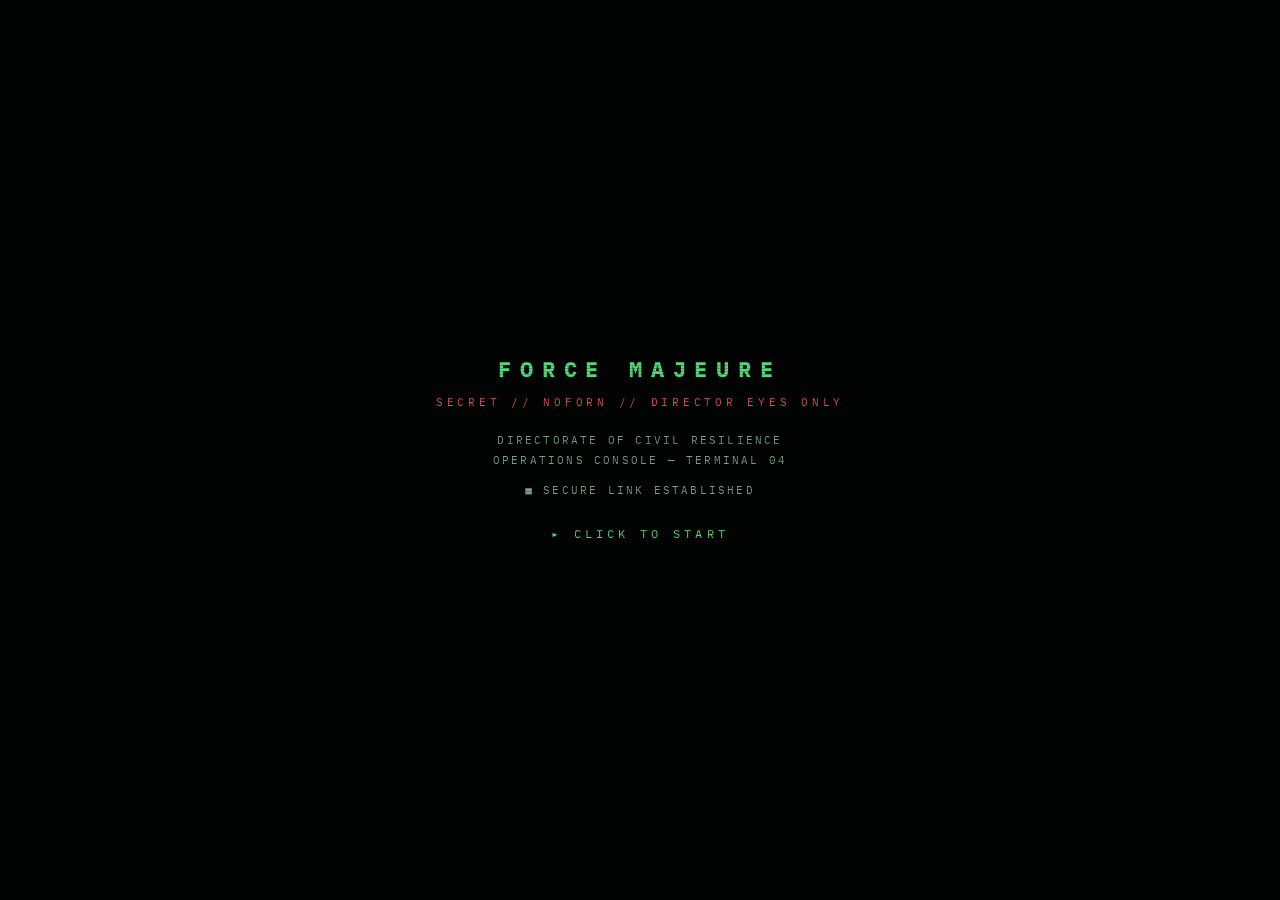
<file: index.html>
<!doctype html>
<html lang="en">
<head>
  <meta charset="utf-8">
  <meta name="viewport" content="width=device-width, initial-scale=1">
  <meta http-equiv="refresh" content="0;url=prototype/web/console.html">
  <title>Force Majeure — Play</title>
  <meta name="description" content="Play Force Majeure: a dark strategy game of weather, harvests, markets and deniable consequences.">
</head>
<body><p><a href="prototype/web/console.html">Play the latest Force Majeure</a></p></body>
</html>
</file>
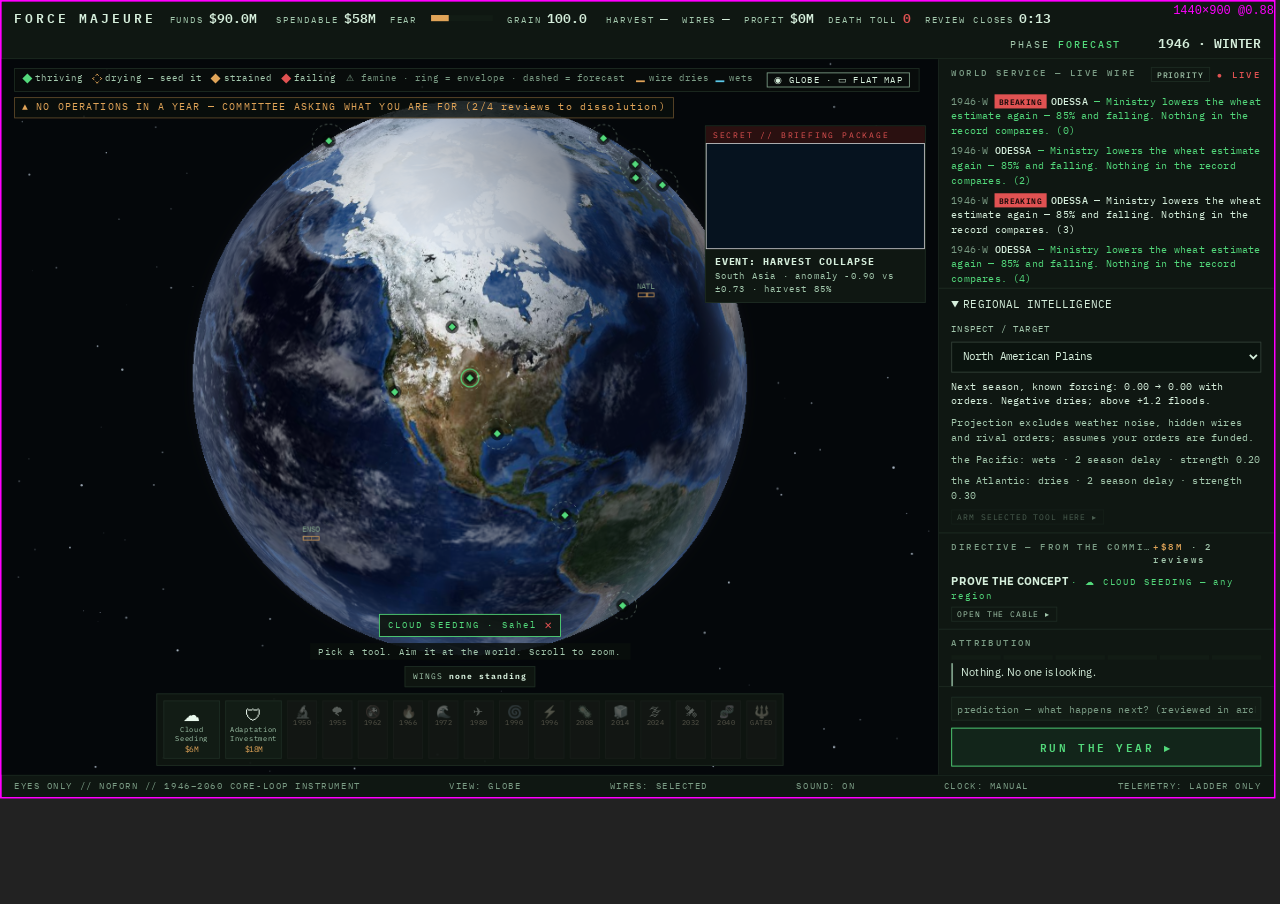
<file: prototype/web/tools/sizes.html>
<!doctype html><meta charset="utf-8"><title>sizes</title>
<style>html,body{margin:0;background:#222;height:100%;overflow:hidden}#f{border:2px solid #f0f;background:#000;transform-origin:0 0;display:block}#lbl{position:fixed;right:6px;top:4px;color:#f0f;font:12px monospace;z-index:9}</style>
<div id="lbl"></div><iframe id="f"></iframe>
<script>
const q=new URLSearchParams(location.search); const w=+q.get('w')||1440, h=+q.get('h')||900;
const f=document.getElementById('f'); f.width=w; f.height=h; f.style.width=w+'px'; f.style.height=h+'px';
const s=Math.min(1,(innerWidth-8)/w,(innerHeight-8)/h); f.style.transform='scale('+s+')';
document.getElementById('lbl').textContent=w+'×'+h+' @'+s.toFixed(2);
f.onload=()=>{ const W=f.contentWindow, d=f.contentDocument;
  d.getElementById('boot').click(); d.getElementById('begin').click();
  setTimeout(()=>{ try{
    const bc=d.getElementById('briefcard'); bc.style.display='block';
    d.getElementById('bc-title').textContent='EVENT: HARVEST COLLAPSE';
    d.getElementById('bc-text').textContent='South Asia · anomaly -0.90 vs ±0.73 · harvest 85%';
    const bn=d.getElementById('banner'); bn.style.display='block';
    bn.textContent='▲ NO OPERATIONS IN A YEAR — COMMITTEE ASKING WHAT YOU ARE FOR (2/4 reviews to dissolution)';
    for(let i=0;i<30;i++) W.wire((i%3?'':'<span class="chip">BREAKING</span>')+'<b>ODESSA</b> — Ministry lowers the wheat estimate again — 85% and falling. Nothing in the record compares. ('+i+')', i%2?'news':'op');
    W.alertStrip('SUSPECTED HOSTILE OPERATION — HOMELAND');
    d.getElementById('armed').innerHTML='<span class="pill">CLOUD SEEDING · Sahel <button>✕</button></span>';
  }catch(e){ console.log('rig',e); } }, 700); };
f.src='../console.html?v='+(q.get('v')||'0')+'&sz='+w;
</script>
</file>
